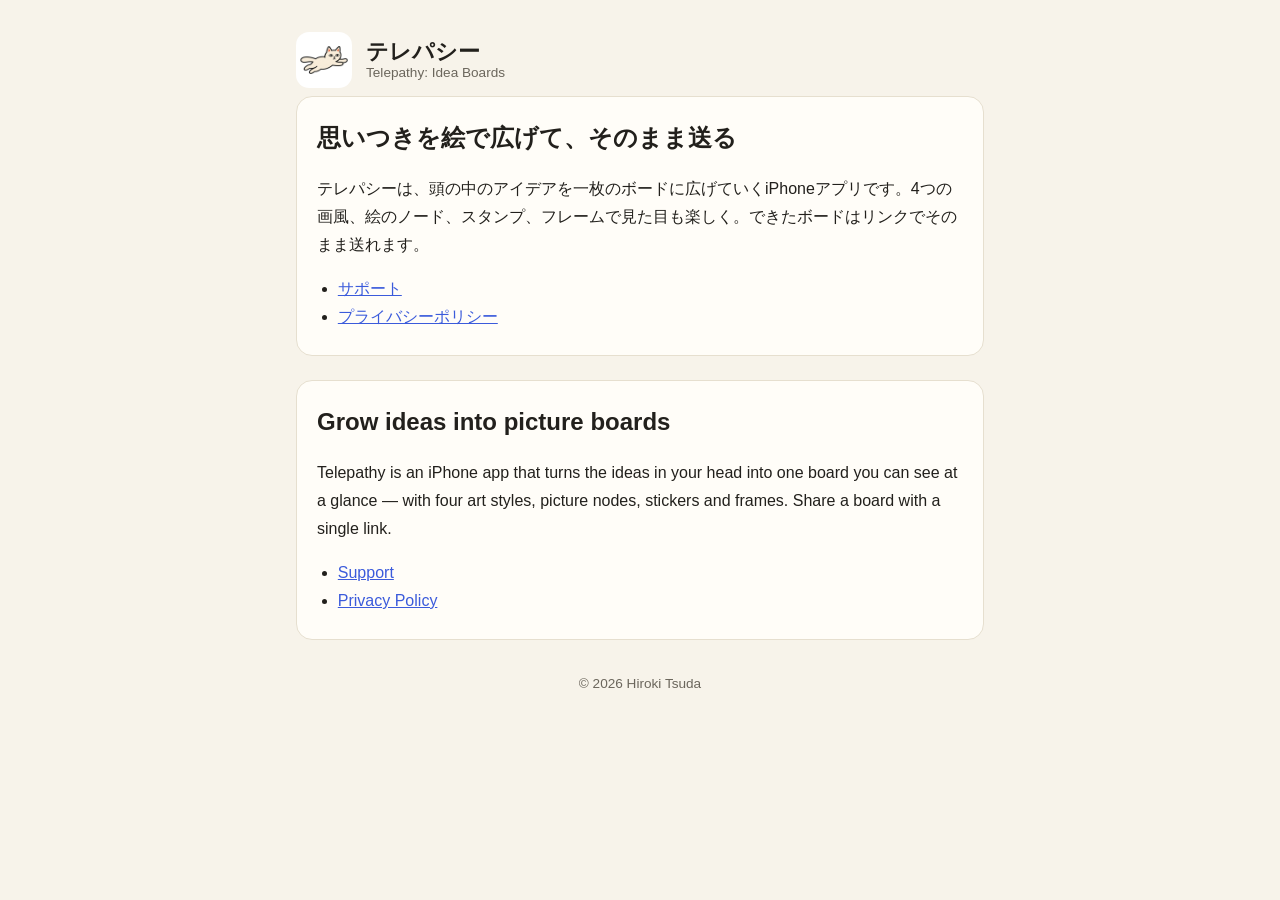
<file: index.html>
<!doctype html>
<html lang="ja">
<head>
<meta charset="utf-8">
<meta name="viewport" content="width=device-width, initial-scale=1">
<title>テレパシー Telepathy: Idea Boards</title>
<link rel="stylesheet" href="style.css">
<link rel="icon" href="icon.png">
</head>
<body>
<main>
  <header>
    <img src="icon.png" alt="">
    <div class="name">テレパシー<small>Telepathy: Idea Boards</small></div>
  </header>

  <section class="card" lang="ja">
    <h1>思いつきを絵で広げて、そのまま送る</h1>
    <p>テレパシーは、頭の中のアイデアを一枚のボードに広げていくiPhoneアプリです。4つの画風、絵のノード、スタンプ、フレームで見た目も楽しく。できたボードはリンクでそのまま送れます。</p>
    <ul>
      <li><a href="support.html#ja">サポート</a></li>
      <li><a href="privacy.html#ja">プライバシーポリシー</a></li>
    </ul>
  </section>

  <section class="card" lang="en">
    <h1>Grow ideas into picture boards</h1>
    <p>Telepathy is an iPhone app that turns the ideas in your head into one board you can see at a glance — with four art styles, picture nodes, stickers and frames. Share a board with a single link.</p>
    <ul>
      <li><a href="support.html#en">Support</a></li>
      <li><a href="privacy.html#en">Privacy Policy</a></li>
    </ul>
  </section>

  <footer>© 2026 Hiroki Tsuda</footer>
</main>
</body>
</html>
</file>
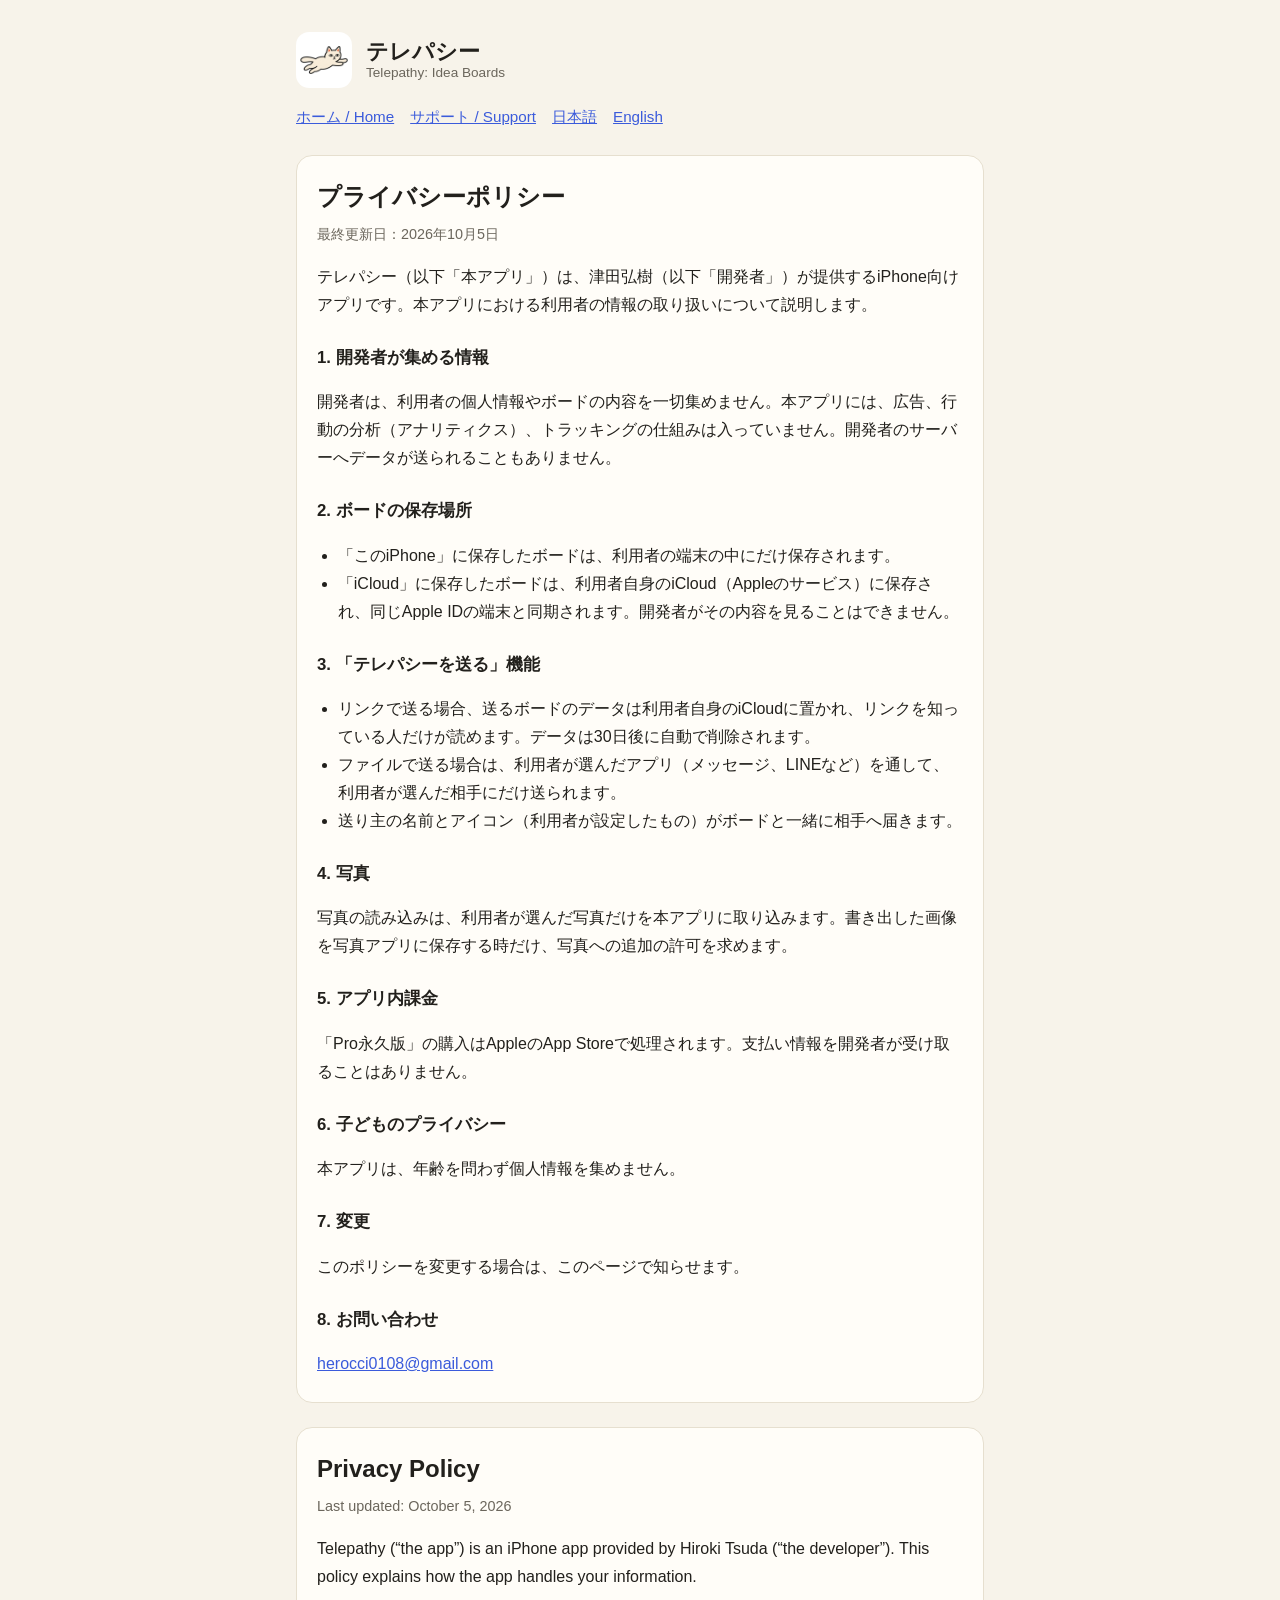
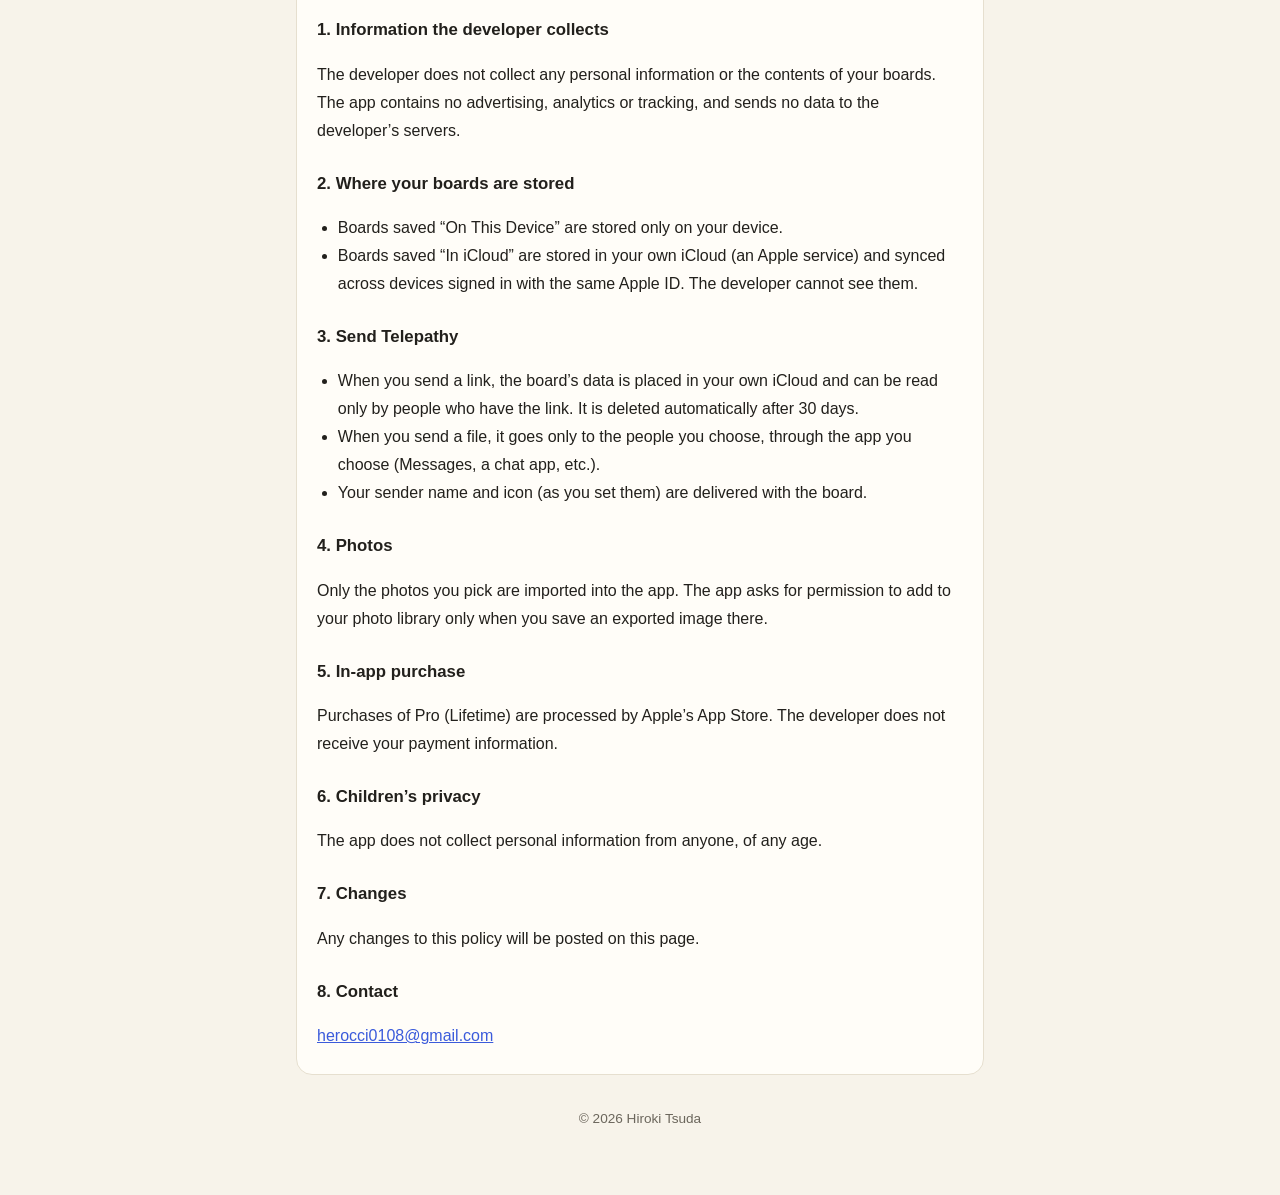
<file: privacy.html>
<!doctype html>
<html lang="ja">
<head>
<meta charset="utf-8">
<meta name="viewport" content="width=device-width, initial-scale=1">
<title>プライバシーポリシー / Privacy Policy — テレパシー Telepathy</title>
<link rel="stylesheet" href="style.css">
<link rel="icon" href="icon.png">
</head>
<body>
<main>
  <header>
    <img src="icon.png" alt="">
    <div class="name">テレパシー<small>Telepathy: Idea Boards</small></div>
  </header>
  <nav>
    <a href="index.html">ホーム / Home</a>
    <a href="support.html">サポート / Support</a>
    <a href="#ja">日本語</a>
    <a href="#en">English</a>
  </nav>

  <section class="card" id="ja" lang="ja">
    <h1>プライバシーポリシー</h1>
    <p class="meta">最終更新日：2026年10月5日</p>
    <p>テレパシー（以下「本アプリ」）は、津田弘樹（以下「開発者」）が提供するiPhone向けアプリです。本アプリにおける利用者の情報の取り扱いについて説明します。</p>

    <h2>1. 開発者が集める情報</h2>
    <p>開発者は、利用者の個人情報やボードの内容を一切集めません。本アプリには、広告、行動の分析（アナリティクス）、トラッキングの仕組みは入っていません。開発者のサーバーへデータが送られることもありません。</p>

    <h2>2. ボードの保存場所</h2>
    <ul>
      <li>「このiPhone」に保存したボードは、利用者の端末の中にだけ保存されます。</li>
      <li>「iCloud」に保存したボードは、利用者自身のiCloud（Appleのサービス）に保存され、同じApple IDの端末と同期されます。開発者がその内容を見ることはできません。</li>
    </ul>

    <h2>3. 「テレパシーを送る」機能</h2>
    <ul>
      <li>リンクで送る場合、送るボードのデータは利用者自身のiCloudに置かれ、リンクを知っている人だけが読めます。データは30日後に自動で削除されます。</li>
      <li>ファイルで送る場合は、利用者が選んだアプリ（メッセージ、LINEなど）を通して、利用者が選んだ相手にだけ送られます。</li>
      <li>送り主の名前とアイコン（利用者が設定したもの）がボードと一緒に相手へ届きます。</li>
    </ul>

    <h2>4. 写真</h2>
    <p>写真の読み込みは、利用者が選んだ写真だけを本アプリに取り込みます。書き出した画像を写真アプリに保存する時だけ、写真への追加の許可を求めます。</p>

    <h2>5. アプリ内課金</h2>
    <p>「Pro永久版」の購入はAppleのApp Storeで処理されます。支払い情報を開発者が受け取ることはありません。</p>

    <h2>6. 子どものプライバシー</h2>
    <p>本アプリは、年齢を問わず個人情報を集めません。</p>

    <h2>7. 変更</h2>
    <p>このポリシーを変更する場合は、このページで知らせます。</p>

    <h2>8. お問い合わせ</h2>
    <p><a href="mailto:herocci0108@gmail.com">herocci0108@gmail.com</a></p>
  </section>

  <section class="card" id="en" lang="en">
    <h1>Privacy Policy</h1>
    <p class="meta">Last updated: October 5, 2026</p>
    <p>Telepathy (“the app”) is an iPhone app provided by Hiroki Tsuda (“the developer”). This policy explains how the app handles your information.</p>

    <h2>1. Information the developer collects</h2>
    <p>The developer does not collect any personal information or the contents of your boards. The app contains no advertising, analytics or tracking, and sends no data to the developer’s servers.</p>

    <h2>2. Where your boards are stored</h2>
    <ul>
      <li>Boards saved “On This Device” are stored only on your device.</li>
      <li>Boards saved “In iCloud” are stored in your own iCloud (an Apple service) and synced across devices signed in with the same Apple ID. The developer cannot see them.</li>
    </ul>

    <h2>3. Send Telepathy</h2>
    <ul>
      <li>When you send a link, the board’s data is placed in your own iCloud and can be read only by people who have the link. It is deleted automatically after 30 days.</li>
      <li>When you send a file, it goes only to the people you choose, through the app you choose (Messages, a chat app, etc.).</li>
      <li>Your sender name and icon (as you set them) are delivered with the board.</li>
    </ul>

    <h2>4. Photos</h2>
    <p>Only the photos you pick are imported into the app. The app asks for permission to add to your photo library only when you save an exported image there.</p>

    <h2>5. In-app purchase</h2>
    <p>Purchases of Pro (Lifetime) are processed by Apple’s App Store. The developer does not receive your payment information.</p>

    <h2>6. Children’s privacy</h2>
    <p>The app does not collect personal information from anyone, of any age.</p>

    <h2>7. Changes</h2>
    <p>Any changes to this policy will be posted on this page.</p>

    <h2>8. Contact</h2>
    <p><a href="mailto:herocci0108@gmail.com">herocci0108@gmail.com</a></p>
  </section>

  <footer>© 2026 Hiroki Tsuda</footer>
</main>
</body>
</html>
</file>
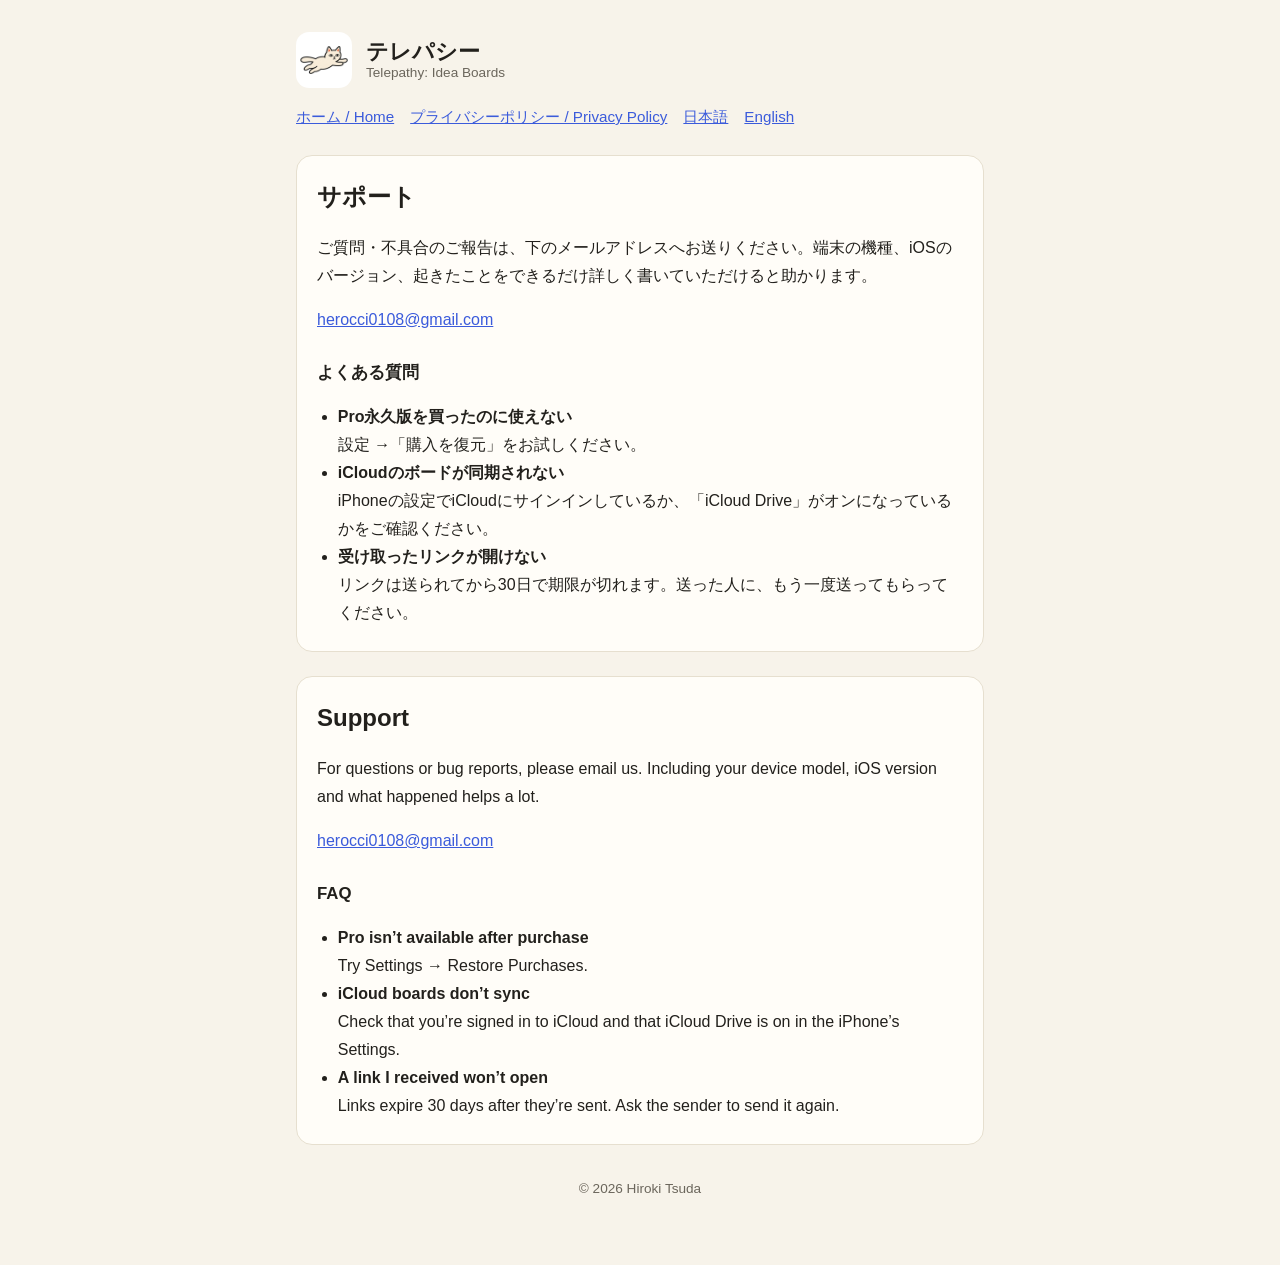
<file: support.html>
<!doctype html>
<html lang="ja">
<head>
<meta charset="utf-8">
<meta name="viewport" content="width=device-width, initial-scale=1">
<title>サポート / Support — テレパシー Telepathy</title>
<link rel="stylesheet" href="style.css">
<link rel="icon" href="icon.png">
</head>
<body>
<main>
  <header>
    <img src="icon.png" alt="">
    <div class="name">テレパシー<small>Telepathy: Idea Boards</small></div>
  </header>
  <nav>
    <a href="index.html">ホーム / Home</a>
    <a href="privacy.html">プライバシーポリシー / Privacy Policy</a>
    <a href="#ja">日本語</a>
    <a href="#en">English</a>
  </nav>

  <section class="card" id="ja" lang="ja">
    <h1>サポート</h1>
    <p>ご質問・不具合のご報告は、下のメールアドレスへお送りください。端末の機種、iOSのバージョン、起きたことをできるだけ詳しく書いていただけると助かります。</p>
    <p><a href="mailto:herocci0108@gmail.com?subject=Telepathy%20%E3%82%B5%E3%83%9D%E3%83%BC%E3%83%88">herocci0108@gmail.com</a></p>

    <h2>よくある質問</h2>
    <ul>
      <li><strong>Pro永久版を買ったのに使えない</strong><br>設定 →「購入を復元」をお試しください。</li>
      <li><strong>iCloudのボードが同期されない</strong><br>iPhoneの設定でiCloudにサインインしているか、「iCloud Drive」がオンになっているかをご確認ください。</li>
      <li><strong>受け取ったリンクが開けない</strong><br>リンクは送られてから30日で期限が切れます。送った人に、もう一度送ってもらってください。</li>
    </ul>
  </section>

  <section class="card" id="en" lang="en">
    <h1>Support</h1>
    <p>For questions or bug reports, please email us. Including your device model, iOS version and what happened helps a lot.</p>
    <p><a href="mailto:herocci0108@gmail.com?subject=Telepathy%20Support">herocci0108@gmail.com</a></p>

    <h2>FAQ</h2>
    <ul>
      <li><strong>Pro isn’t available after purchase</strong><br>Try Settings → Restore Purchases.</li>
      <li><strong>iCloud boards don’t sync</strong><br>Check that you’re signed in to iCloud and that iCloud Drive is on in the iPhone’s Settings.</li>
      <li><strong>A link I received won’t open</strong><br>Links expire 30 days after they’re sent. Ask the sender to send it again.</li>
    </ul>
  </section>

  <footer>© 2026 Hiroki Tsuda</footer>
</main>
</body>
</html>
</file>
<file: style.css>
:root {
  --bg: #f7f3ea;
  --card: #fffdf8;
  --text: #22201c;
  --muted: #6b665c;
  --accent: #3b5bdb;
  --line: #e6dfcf;
}
@media (prefers-color-scheme: dark) {
  :root {
    --bg: #1b1a17;
    --card: #26241f;
    --text: #f1ede4;
    --muted: #a8a294;
    --accent: #8ea6ff;
    --line: #3a372f;
  }
}
* { box-sizing: border-box; }
body {
  margin: 0;
  background: var(--bg);
  color: var(--text);
  font-family: -apple-system, BlinkMacSystemFont, "Hiragino Sans", "Hiragino Kaku Gothic ProN", "Segoe UI", sans-serif;
  line-height: 1.75;
  -webkit-text-size-adjust: 100%;
}
main { max-width: 720px; margin: 0 auto; padding: 32px 16px 64px; }
header { display: flex; align-items: center; gap: 14px; margin-bottom: 8px; }
header img { width: 56px; height: 56px; border-radius: 13px; }
header .name { font-size: 1.35rem; font-weight: 700; line-height: 1.2; }
header .name small { display: block; font-size: 0.85rem; font-weight: 400; color: var(--muted); }
nav { display: flex; flex-wrap: wrap; gap: 8px 16px; margin: 16px 0 24px; font-size: 0.95rem; }
a { color: var(--accent); }
section.card {
  background: var(--card);
  border: 1px solid var(--line);
  border-radius: 16px;
  padding: 20px 20px 8px;
  margin-bottom: 24px;
}
h1 { font-size: 1.5rem; margin: 0 0 4px; }
h2 { font-size: 1.05rem; margin: 24px 0 4px; }
p.meta { color: var(--muted); font-size: 0.9rem; margin-top: 0; }
ul { padding-left: 1.3em; }
footer { color: var(--muted); font-size: 0.85rem; text-align: center; margin-top: 32px; }
</file>
